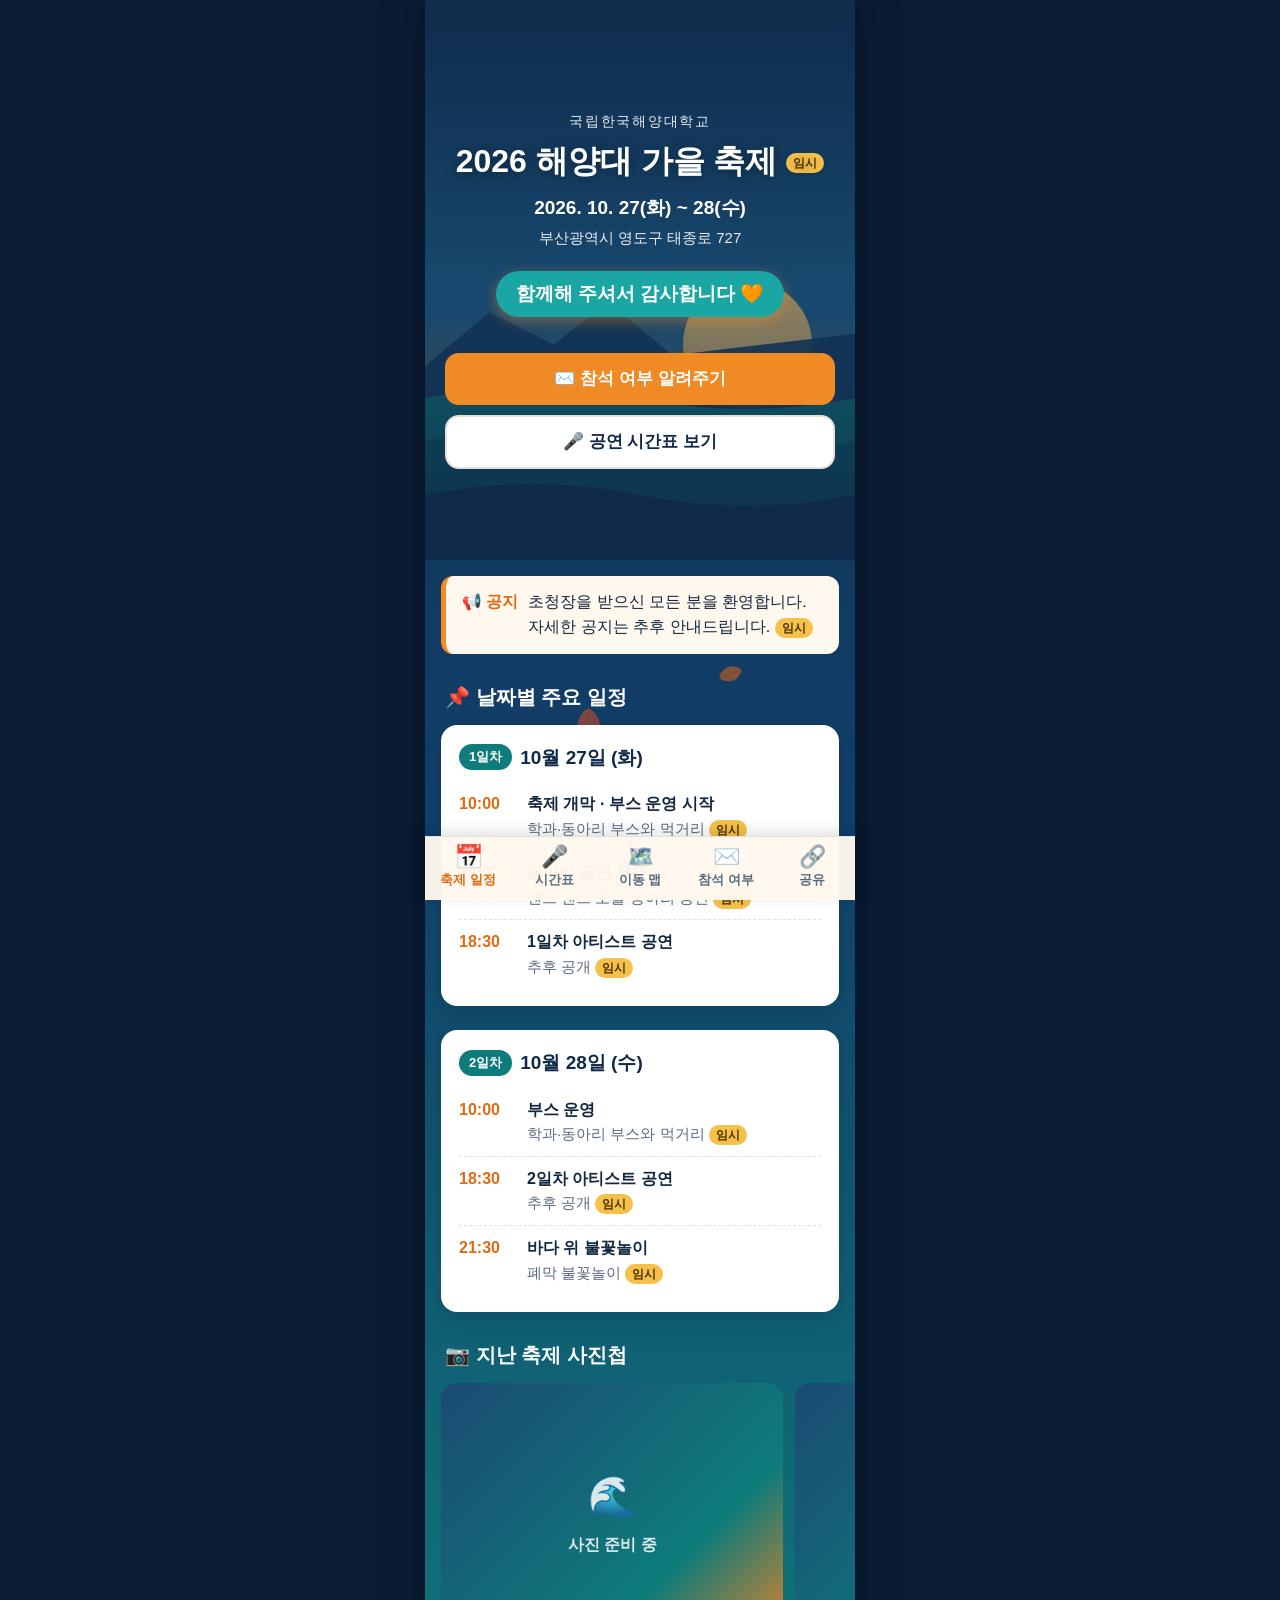
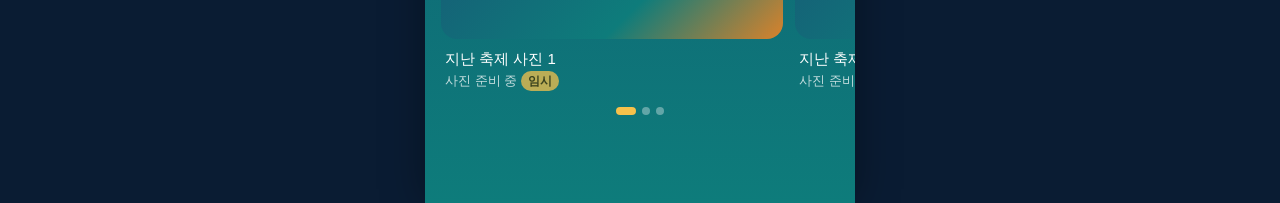
<file: index.html>
<!DOCTYPE html>
<html lang="ko">
<head>
  <meta charset="UTF-8">
  <meta name="viewport" content="width=device-width, initial-scale=1, viewport-fit=cover">
  <meta name="theme-color" content="#0f2a4a">
  <meta name="format-detection" content="telephone=no">
  <title>2026 해양대 가을 축제 초청장</title>
  <meta name="description" content="2026년 10월 27일(화) ~ 28일(수), 국립한국해양대학교 가을 축제에 초대합니다.">

  <!-- 카카오톡·문자 미리보기 (카톡은 이 부분만 읽어요. 축제 이름이 바뀌면 여기도 바꿔야 해요) -->
  <meta property="og:type" content="website">
  <meta property="og:site_name" content="국립한국해양대학교">
  <meta property="og:title" content="2026 해양대 가을 축제 초청장">
  <meta property="og:description" content="10월 27일(화) ~ 28일(수) · 부산 영도 국립한국해양대학교">
  <meta property="og:image" content="https://park03059-netizen.github.io/festival-invitation/images/og-image.png">
  <meta property="og:image:width" content="1200">
  <meta property="og:image:height" content="630">
  <meta property="og:url" content="https://park03059-netizen.github.io/festival-invitation/">

  <link rel="icon" href="data:image/svg+xml,<svg xmlns='http://www.w3.org/2000/svg' viewBox='0 0 100 100'><text y='.9em' font-size='90'>🍁</text></svg>">
  <link rel="preconnect" href="https://fonts.googleapis.com">
  <link rel="preconnect" href="https://fonts.gstatic.com" crossorigin>
  <link rel="stylesheet" href="https://fonts.googleapis.com/css2?family=Black+Han+Sans&display=swap" media="print" onload="this.media='all'"><!-- 포스터용 굵은 글꼴 (첫 화면 속도를 늦추지 않게 나중에 불러옴) -->
  <link rel="stylesheet" href="css/style.css">
</head>
<body>
  <div class="app" id="app">
    <canvas id="leaves" class="leaves" aria-hidden="true"></canvas>

    <main id="main">
      <!-- ① 축제 일정 -->
      <section class="page" id="page-schedule" aria-label="축제 일정"></section>
      <!-- ② 아티스트 시간표 -->
      <section class="page" id="page-artists" aria-label="아티스트 시간표" hidden></section>
      <!-- ③ 이동 맵 -->
      <section class="page" id="page-map" aria-label="이동 맵" hidden></section>
      <!-- ④ 참석 여부 -->
      <section class="page" id="page-rsvp" aria-label="참석 여부" hidden></section>
      <!-- ⑤ 초청장 공유 -->
      <section class="page" id="page-share" aria-label="초청장 공유" hidden></section>
    </main>

    <nav class="tabbar" aria-label="메뉴">
      <a href="#schedule" data-tab="schedule"><span class="ti" aria-hidden="true">📅</span><span>축제 일정</span></a>
      <a href="#artists" data-tab="artists"><span class="ti" aria-hidden="true">🎤</span><span>시간표</span></a>
      <a href="#map" data-tab="map"><span class="ti" aria-hidden="true">🗺️</span><span>이동 맵</span></a>
      <a href="#rsvp" data-tab="rsvp"><span class="ti" aria-hidden="true">✉️</span><span>참석 여부</span></a>
      <a href="#share" data-tab="share"><span class="ti" aria-hidden="true">🔗</span><span>공유</span></a>
    </nav>

    <div class="toast" id="toast" role="status" aria-live="polite"></div>
  </div>

  <noscript><p style="color:#fff;padding:16px">이 초청장은 자바스크립트가 켜져 있어야 보여요.</p></noscript>

  <script src="config.js"></script>
  <script src="js/app.js"></script>
  <script src="js/rockmusic.js"></script>
  <script src="js/lineup.js"></script>
  <script src="js/rsvp.js"></script>
  <script src="js/share.js"></script>
</body>
</html>
</file>
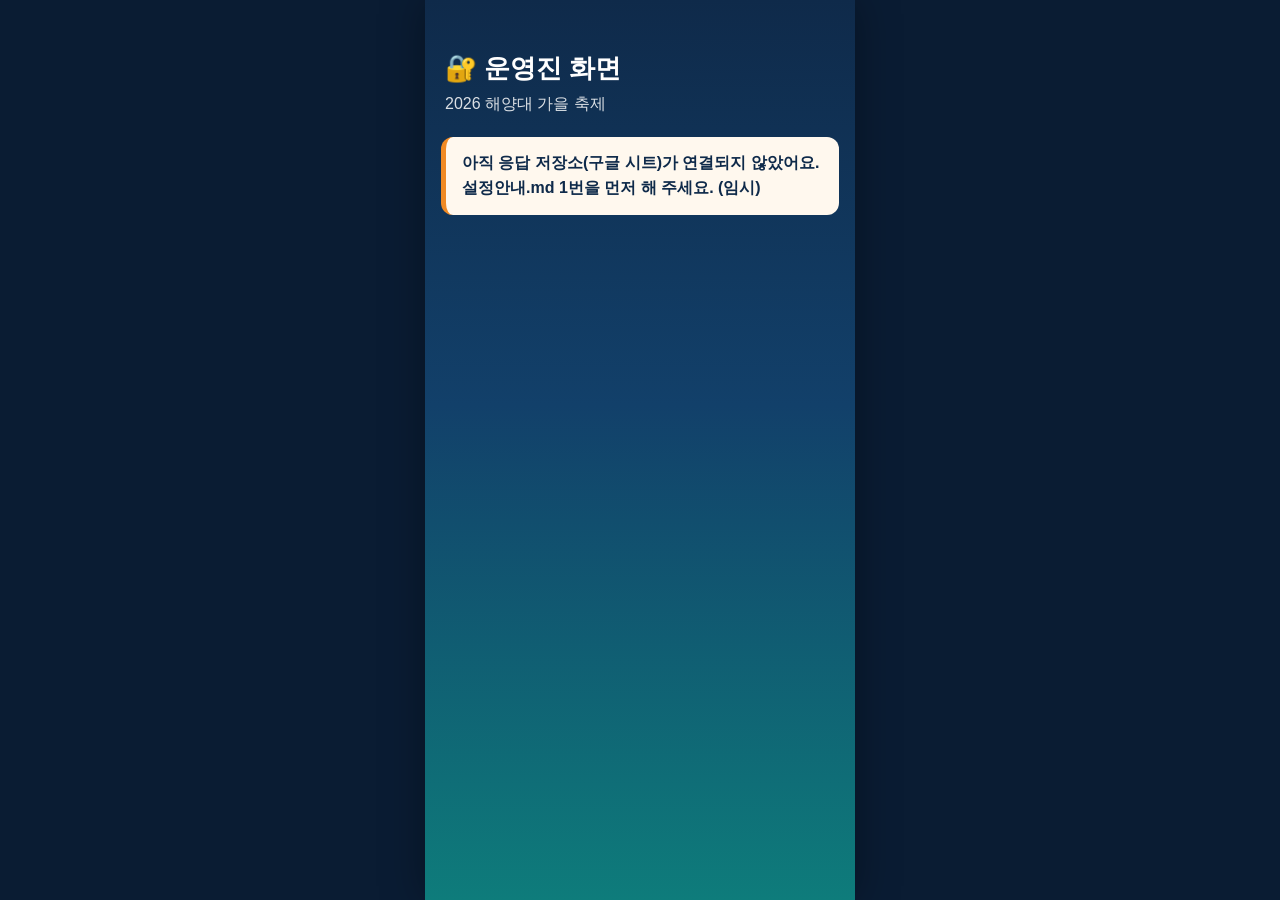
<file: admin.html>
<!DOCTYPE html>
<html lang="ko">
<head>
  <meta charset="UTF-8">
  <meta name="viewport" content="width=device-width, initial-scale=1, viewport-fit=cover">
  <meta name="robots" content="noindex, nofollow">
  <meta name="theme-color" content="#0f2a4a">
  <title>운영진 화면 · 축제 초청장</title>
  <link rel="icon" href="data:image/svg+xml,<svg xmlns='http://www.w3.org/2000/svg' viewBox='0 0 100 100'><text y='.9em' font-size='90'>🔐</text></svg>">
  <link rel="stylesheet" href="css/style.css">
</head>
<body class="admin">
  <div class="app">
    <main><section class="page" id="admin"></section></main>
    <div class="toast" id="toast" role="status" aria-live="polite"></div>
  </div>
  <script src="config.js"></script>
  <script src="js/admin.js"></script>
</body>
</html>
</file>
<file: css/style.css>
/* ===== 색상 (여기서 바꾸면 전체 색이 바뀌어요) ===== */
:root {
  --navy: #0f2a4a;
  --navy-2: #163b64;
  --teal: #0e7c7b;
  --teal-2: #1aa6a2;
  --orange: #f08a24;
  --orange-2: #e06a12;
  --yellow: #f6c14b;
  --cream: #fff8ee;
  --card: #ffffff;
  --ink: #13263f;
  --muted: #5b6b7f;
  --line: #e6e0d6;
  --radius: 16px;
  --tab-h: 64px;
  --safe-b: env(safe-area-inset-bottom, 0px);
}

* { box-sizing: border-box; }
html { -webkit-text-size-adjust: 100%; text-size-adjust: 100%; }
body {
  margin: 0;
  background: #0a1c33;
  color: var(--ink);
  font-family: -apple-system, BlinkMacSystemFont, "Apple SD Gothic Neo", "Malgun Gothic", "Noto Sans KR", sans-serif;
  font-size: 16px;
  line-height: 1.55;
  word-break: keep-all;
  overflow-wrap: anywhere;
  overflow-x: hidden;
}
img { max-width: 100%; display: block; }
button, input, select, textarea { font: inherit; color: inherit; }
button { cursor: pointer; }
a { color: inherit; }
[hidden] { display: none !important; }
.sr-only { position: absolute; width: 1px; height: 1px; overflow: hidden; clip: rect(0 0 0 0); white-space: nowrap; }

/* ===== 폰 크기 틀 (PC에서는 가운데) ===== */
.app {
  position: relative;
  max-width: 430px;
  min-height: 100vh;
  margin: 0 auto;
  background: linear-gradient(180deg, var(--navy) 0%, #12406a 45%, var(--teal) 100%);
  overflow-x: hidden;
  box-shadow: 0 0 40px rgba(0,0,0,.35);
}
main { position: relative; z-index: 1; padding-bottom: calc(var(--tab-h) + var(--safe-b) + 24px); }
.page { padding: 0 16px; }
.page > h2, .sec-title {
  color: #fff; font-size: 20px; margin: 28px 4px 12px; display: flex; align-items: center; gap: 8px;
}
.page-head { padding: 28px 4px 4px; color: #fff; }
.page-head h1 { margin: 0; font-size: 26px; }
.page-head p { margin: 4px 0 0; opacity: .85; }

/* 낙엽: 글자 뒤에서 떨어지고, 눌러도 통과돼요 */
.leaves {
  position: fixed; top: 0; left: 50%; transform: translateX(-50%);
  width: 100%; max-width: 430px; height: 100vh;
  pointer-events: none; z-index: 0;
}

/* ===== 아래 탭 메뉴 ===== */
.tabbar {
  position: fixed; bottom: 0; left: 50%; transform: translateX(-50%);
  width: 100%; max-width: 430px; z-index: 20;
  display: grid; grid-template-columns: repeat(5, 1fr);
  height: calc(var(--tab-h) + var(--safe-b));
  padding-bottom: var(--safe-b);
  background: rgba(255, 248, 238, .97);
  border-top: 1px solid var(--line);
  box-shadow: 0 -4px 16px rgba(0,0,0,.12);
}
.tabbar a {
  display: flex; flex-direction: column; align-items: center; justify-content: center; gap: 2px;
  text-decoration: none; font-size: 13px; font-weight: 600; color: var(--muted);
  min-height: 48px; -webkit-tap-highlight-color: transparent;
}
.tabbar .ti { font-size: 22px; line-height: 1; filter: grayscale(.6); }
.tabbar a[aria-current="page"] { color: var(--orange-2); }
.tabbar a[aria-current="page"] .ti { filter: none; transform: scale(1.08); }

/* ===== 공통 카드·버튼 ===== */
.card {
  background: var(--card); border-radius: var(--radius); padding: 18px;
  box-shadow: 0 6px 20px rgba(5, 20, 40, .18);
}
.card + .card { margin-top: 12px; }
.btn {
  display: inline-flex; align-items: center; justify-content: center; gap: 8px;
  min-height: 52px; padding: 12px 18px; border-radius: 14px; border: 0;
  font-size: 17px; font-weight: 700; text-decoration: none; text-align: center;
  background: var(--orange); color: #fff; width: 100%;
  -webkit-tap-highlight-color: transparent; transition: transform .1s, filter .15s;
}
.btn:active { transform: scale(.98); filter: brightness(.95); }
.btn:disabled { opacity: .5; cursor: not-allowed; }
.btn.secondary { background: var(--navy-2); }
.btn.ghost { background: #fff; color: var(--navy); border: 2px solid var(--line); }
.btn.kakao { background: #fee500; color: #191600; }
.btn-row { display: grid; grid-template-columns: 1fr 1fr; gap: 10px; }
.btn-col { display: grid; gap: 10px; }
.temp {
  display: inline-block; font-size: 12px; font-weight: 700; line-height: 1;
  padding: 4px 7px; border-radius: 999px; background: var(--yellow); color: #4a3200; vertical-align: middle;
}
:focus-visible { outline: 3px solid var(--yellow); outline-offset: 2px; }

.toast {
  position: fixed; left: 50%; bottom: calc(var(--tab-h) + var(--safe-b) + 16px);
  transform: translate(-50%, 20px); opacity: 0; pointer-events: none;
  background: rgba(15, 42, 74, .95); color: #fff; padding: 12px 18px; border-radius: 12px;
  font-size: 15px; z-index: 50; max-width: calc(100% - 32px); width: max-content; text-align: center;
  transition: opacity .25s, transform .25s;
}
.toast.show { opacity: 1; transform: translate(-50%, 0); }

/* ===== ① 첫 화면 ===== */
.hero {
  position: relative; margin: 0 -16px; padding: 48px 20px 28px; color: #fff; text-align: center;
  min-height: 560px; display: flex; flex-direction: column; justify-content: center; overflow: hidden;
}
.hero-bg { position: absolute; inset: 0; z-index: -1; background-size: cover; background-position: center; }
.hero-bg::after {
  content: ""; position: absolute; inset: 0;
  background: linear-gradient(180deg, rgba(15,42,74,.55) 0%, rgba(15,42,74,.35) 50%, rgba(15,42,74,.9) 100%);
}
.hero-bg svg { position: absolute; inset: 0; width: 100%; height: 100%; }
.invitee {
  display: inline-block; margin: 0 auto 16px; padding: 8px 16px; border-radius: 999px;
  background: rgba(255,255,255,.16); border: 1px solid rgba(255,255,255,.35);
  font-size: 17px; font-weight: 700;
}
.invitee b { color: var(--yellow); }
.hero-kicker { margin: 0; letter-spacing: .12em; font-size: 14px; opacity: .9; }
.hero h1 { margin: 8px 0 12px; font-size: 32px; line-height: 1.25; text-shadow: 0 2px 12px rgba(0,0,0,.35); }
.hero-date { margin: 0; font-size: 19px; font-weight: 700; }
.hero-place { margin: 4px 0 0; font-size: 15px; opacity: .9; }
.status {
  margin: 22px auto 14px; display: inline-block; padding: 8px 20px; border-radius: 999px;
  background: var(--orange); color: #fff; font-weight: 800; font-size: 22px;
  box-shadow: 0 4px 14px rgba(240,138,36,.45);
}
.status.live { background: #e0463a; animation: pulse 1.6s ease-in-out infinite; }
.status.after { background: var(--teal-2); font-size: 19px; }
@keyframes pulse { 50% { transform: scale(1.05); } }

.countdown { display: flex; justify-content: center; gap: 8px; }
.cd-unit { display: flex; flex-direction: column; align-items: center; gap: 6px; }
.cd-digits { display: flex; gap: 3px; }
.cd-label { font-size: 13px; opacity: .9; }
.digit {
  position: relative; width: 30px; height: 46px; perspective: 300px;
  font-size: 28px; font-weight: 800; font-variant-numeric: tabular-nums;
}
.digit .d {
  position: absolute; inset: 0; display: flex; align-items: center; justify-content: center;
  background: var(--cream); color: var(--navy); border-radius: 7px;
  box-shadow: 0 3px 8px rgba(0,0,0,.25); backface-visibility: hidden;
}
.digit .d::after { /* 달력 가운데 접힘선 */
  content: ""; position: absolute; left: 0; right: 0; top: 50%; height: 1px; background: rgba(15,42,74,.18);
}
.digit .d.in { z-index: 2; transform-origin: 50% 0; animation: flipIn .5s cubic-bezier(.3,.8,.4,1); }
.digit .d.out { z-index: 1; }
@keyframes flipIn { from { transform: rotateX(95deg); filter: brightness(.7); } to { transform: rotateX(0); } }
.cd-sep { align-self: flex-start; color: #fff; font-size: 24px; font-weight: 800; line-height: 46px; opacity: .7; }
.hero-actions { margin-top: 22px; display: grid; gap: 10px; }

.notice {
  display: flex; gap: 10px; align-items: flex-start; margin-top: 16px;
  background: var(--cream); border-left: 5px solid var(--orange); border-radius: 12px; padding: 14px 16px;
}
.notice strong { color: var(--orange-2); white-space: nowrap; }

.day-cards { display: grid; gap: 12px; }
.day-card h3 { margin: 0 0 10px; font-size: 19px; color: var(--navy); display: flex; gap: 8px; align-items: center; }
.day-card h3 .day-chip { background: var(--teal); color: #fff; font-size: 13px; padding: 3px 10px; border-radius: 999px; }
.hl { display: grid; grid-template-columns: 58px 1fr; gap: 10px; padding: 10px 0; border-top: 1px dashed var(--line); }
.hl:first-of-type { border-top: 0; }
.hl-time { font-weight: 800; color: var(--orange-2); font-variant-numeric: tabular-nums; }
.hl-title { font-weight: 700; }
.hl-desc { color: var(--muted); font-size: 15px; }

.gallery {
  display: flex; gap: 12px; overflow-x: auto; scroll-snap-type: x mandatory;
  margin: 0 -16px; padding: 0 16px 6px; scrollbar-width: none; -webkit-overflow-scrolling: touch;
}
.gallery::-webkit-scrollbar { display: none; }
.slide { flex: 0 0 86%; scroll-snap-align: center; margin: 0; }
.slide .ph, .slide img {
  width: 100%; aspect-ratio: 4 / 3; object-fit: cover; border-radius: var(--radius); background: #1d4d74;
}
.slide .ph {
  display: flex; flex-direction: column; align-items: center; justify-content: center; gap: 6px;
  color: rgba(255,255,255,.85); font-weight: 700;
  background: linear-gradient(135deg, #1b4a73, var(--teal) 70%, #d9822b);
}
.slide .ph span { font-size: 40px; }
.slide figcaption { color: #fff; padding: 8px 4px 0; font-size: 15px; }
.slide figcaption small { display: block; opacity: .75; font-size: 13px; }
.dots { display: flex; justify-content: center; gap: 6px; margin-top: 10px; }
.dots i { width: 8px; height: 8px; border-radius: 50%; background: rgba(255,255,255,.35); transition: background .2s, width .2s; }
.dots i.on { background: var(--yellow); width: 20px; border-radius: 4px; }

/* ===== ② 시간표 ===== */
.seg {
  display: grid; grid-template-columns: 1fr 1fr; gap: 6px; padding: 5px;
  background: rgba(255,255,255,.14); border-radius: 14px; margin: 16px 0;
}
.seg button {
  min-height: 50px; border: 0; border-radius: 10px; background: transparent; color: #fff;
  font-weight: 700; font-size: 16px;
}
.seg button small { display: block; font-weight: 500; font-size: 13px; opacity: .85; }
.seg button[aria-selected="true"] { background: var(--cream); color: var(--navy); }
.reveal-note { color: #fff; opacity: .9; font-size: 15px; margin: 0 4px 12px; }
.slots { list-style: none; margin: 0; padding: 0; display: grid; gap: 10px; }
.slot {
  display: grid; grid-template-columns: 56px 64px 1fr; gap: 12px; align-items: center;
  background: var(--card); border-radius: var(--radius); padding: 14px; position: relative;
  box-shadow: 0 4px 14px rgba(5,20,40,.15); border: 3px solid transparent;
}
.slot-time { font-weight: 800; color: var(--navy); font-variant-numeric: tabular-nums; line-height: 1.25; }
.slot-time small { display: block; color: var(--muted); font-weight: 500; font-size: 13px; }
.slot-thumb {
  width: 64px; height: 64px; border-radius: 50%; overflow: hidden;
  display: flex; align-items: center; justify-content: center; font-size: 30px; background: #eef4f7;
}
.slot-thumb img { width: 100%; height: 100%; object-fit: cover; }
.slot-thumb.silhouette { background: linear-gradient(160deg, #2a4f78, #0f2a4a); }
.slot-thumb.silhouette svg { width: 70%; height: 70%; margin-top: 18%; }
.slot-info strong { display: block; font-size: 17px; }
.slot-info p { margin: 2px 0 0; color: var(--muted); font-size: 14px; }
.kind { display: inline-block; font-size: 12px; font-weight: 700; padding: 2px 8px; border-radius: 999px; margin-bottom: 4px; background: #eef4f7; color: var(--teal); }
.slot.type-artist .kind { background: #fff0e0; color: var(--orange-2); }
.slot.type-fireworks .kind { background: #fdeaf1; color: #c2185b; }
.slot.hidden-artist strong { color: var(--muted); }
.slot.past { opacity: .55; }
.slot.live { border-color: var(--orange); box-shadow: 0 0 0 4px rgba(240,138,36,.25), 0 8px 20px rgba(5,20,40,.25); }
.live-badge {
  position: absolute; top: -10px; right: 12px; background: #e0463a; color: #fff;
  font-size: 12px; font-weight: 800; padding: 3px 10px; border-radius: 999px;
}

/* ===== ③ 이동 맵 ===== */
.map-wrap { position: relative; margin-top: 16px; }
.map-stage {
  position: relative; overflow: hidden; border-radius: var(--radius); background: #dfeee9;
  aspect-ratio: 4 / 3.4; touch-action: none; user-select: none; -webkit-user-select: none;
  box-shadow: 0 6px 20px rgba(5,20,40,.25);
}
.map-layer { position: absolute; inset: 0; transform-origin: 0 0; will-change: transform; --inv: 1; }
.map-layer > img, .map-layer > svg { width: 100%; height: 100%; object-fit: contain; pointer-events: none; }
.marker {
  position: absolute; transform: translate(-50%, -100%) scale(var(--inv)); transform-origin: 50% 100%;
  display: flex; flex-direction: column; align-items: center; pointer-events: none;
}
.marker .pin {
  width: 38px; height: 38px; border-radius: 50% 50% 50% 0; transform: rotate(-45deg);
  background: var(--orange); display: flex; align-items: center; justify-content: center;
  box-shadow: 0 3px 8px rgba(0,0,0,.3); border: 2px solid #fff;
}
.marker .pin span { transform: rotate(45deg); font-size: 18px; }
.marker .lbl {
  order: -1; margin-bottom: 4px; background: rgba(15,42,74,.9); color: #fff;
  font-size: 12px; font-weight: 700; padding: 2px 8px; border-radius: 8px; white-space: nowrap;
}
.marker[data-type="toilet"] .pin { background: #3b82c4; }
.marker[data-type="medical"] .pin { background: #e0463a; }
.marker[data-type="parking"] .pin { background: #34495e; }
.marker[data-type="food"] .pin { background: #d9a21b; }
.marker[data-type="booth"] .pin { background: var(--teal); }
.map-ctrl { position: absolute; right: 10px; top: 10px; display: grid; gap: 6px; z-index: 2; }
.map-ctrl button {
  width: 48px; height: 48px; border-radius: 12px; border: 0; background: #fff; color: var(--navy);
  font-size: 22px; font-weight: 800; box-shadow: 0 2px 8px rgba(0,0,0,.2);
}
.map-hint { color: #fff; opacity: .85; font-size: 14px; margin: 8px 4px 0; }
.chips { display: flex; flex-wrap: wrap; gap: 8px; margin-top: 12px; }
.chip {
  min-height: 44px; padding: 8px 14px; border-radius: 999px; border: 2px solid rgba(255,255,255,.4);
  background: rgba(255,255,255,.12); color: #fff; font-weight: 700; font-size: 15px;
}
.chip[aria-pressed="false"] { opacity: .5; text-decoration: line-through; }
.addr { display: flex; align-items: center; gap: 10px; justify-content: space-between; }
.addr p { margin: 0; font-weight: 700; }
.addr small { display: block; color: var(--muted); font-weight: 500; }
.addr .btn { width: auto; min-height: 48px; padding: 8px 14px; font-size: 15px; flex-shrink: 0; }
.nav-apps { display: grid; grid-template-columns: repeat(3, 1fr); gap: 8px; margin-top: 14px; }
.nav-apps .btn { font-size: 15px; padding: 10px 6px; flex-direction: column; gap: 2px; min-height: 64px; }
.nav-apps .btn small { font-weight: 500; font-size: 12px; opacity: .85; }
.nav-apps .kakaomap { background: #fee500; color: #191600; }
.nav-apps .naver { background: #03c75a; }
.nav-apps .tmap { background: #2d3bf0; }
details.acc { background: var(--card); border-radius: 14px; margin-top: 10px; overflow: hidden; }
details.acc summary {
  list-style: none; min-height: 56px; padding: 14px 16px; font-weight: 700; font-size: 17px;
  display: flex; align-items: center; justify-content: space-between; cursor: pointer;
}
details.acc summary::-webkit-details-marker { display: none; }
details.acc summary::after { content: "＋"; color: var(--orange-2); font-size: 20px; }
details.acc[open] summary::after { content: "－"; }
details.acc ul { margin: 0; padding: 0 16px 16px 34px; color: var(--ink); }
details.acc li + li { margin-top: 4px; }

/* ===== ④ 참석 여부 ===== */
.form-card label.field { display: block; margin-top: 18px; }
.field > span { display: block; font-weight: 700; margin-bottom: 6px; }
.field > span em { font-style: normal; color: #d33; font-size: 14px; margin-left: 4px; }
.field > span small { color: var(--muted); font-weight: 500; }
.input {
  width: 100%; min-height: 52px; padding: 12px 14px; border-radius: 12px;
  border: 2px solid var(--line); background: #fff; font-size: 17px;
}
.input:focus { border-color: var(--teal-2); outline: none; }
textarea.input { min-height: 96px; resize: vertical; }
.choice3 { display: grid; gap: 8px; }
.choice3 button {
  min-height: 56px; border-radius: 14px; border: 2px solid var(--line); background: #fff;
  font-size: 17px; font-weight: 700; display: flex; align-items: center; gap: 10px; padding: 0 16px;
}
.choice3 button[aria-checked="true"] { border-color: var(--orange); background: #fff4e8; color: var(--orange-2); }
.choice3 button span { font-size: 22px; }
.stepper { display: flex; align-items: center; gap: 12px; }
.stepper button {
  width: 52px; height: 52px; border-radius: 12px; border: 2px solid var(--line); background: #fff;
  font-size: 24px; font-weight: 800; color: var(--navy);
}
.stepper output { min-width: 60px; text-align: center; font-size: 20px; font-weight: 800; }
.checks { display: grid; gap: 8px; }
.check {
  display: flex; align-items: center; gap: 12px; min-height: 52px; padding: 10px 14px;
  border: 2px solid var(--line); border-radius: 12px; background: #fff; font-weight: 600;
}
.check input { width: 24px; height: 24px; accent-color: var(--orange); flex-shrink: 0; }
.check:has(input:checked) { border-color: var(--orange); background: #fff4e8; }
.consent { margin-top: 12px; background: #f6f8fa; border-radius: 12px; padding: 12px 14px; font-size: 14px; color: var(--muted); }
.consent ul { margin: 6px 0 10px; padding-left: 18px; }
.err { color: #c62828; font-size: 14px; font-weight: 600; margin-top: 6px; }
.hp { position: absolute; left: -9999px; width: 1px; height: 1px; overflow: hidden; }
.banner {
  border-radius: 12px; padding: 14px 16px; margin-top: 16px; font-weight: 600;
  background: var(--cream); color: var(--navy); border-left: 5px solid var(--teal-2);
}
.banner.warn { border-left-color: var(--orange); }
.done { text-align: center; }
.done .big { font-size: 56px; line-height: 1; margin: 6px 0 10px; }
.done h2 { margin: 0 0 6px; color: var(--navy); }
.summary { text-align: left; background: #f6f8fa; border-radius: 12px; padding: 12px 16px; margin: 16px 0; }
.summary div { display: flex; justify-content: space-between; gap: 12px; padding: 4px 0; }
.summary dt { color: var(--muted); }
.summary dd { margin: 0; font-weight: 700; text-align: right; }

/* ===== ⑤ 공유 ===== */
.invite-card {
  position: relative; overflow: hidden; border-radius: 20px; padding: 28px 22px; color: #fff; text-align: center;
  background: linear-gradient(160deg, #0f2a4a 0%, #134a73 50%, #0e7c7b 100%);
  box-shadow: 0 10px 30px rgba(0,0,0,.3); margin-top: 16px;
}
.invite-card .ic-leaf { position: absolute; font-size: 44px; opacity: .9; }
.invite-card .ic-leaf.a { top: -6px; left: 10px; transform: rotate(-20deg); }
.invite-card .ic-leaf.b { bottom: 8px; right: 12px; transform: rotate(25deg); font-size: 36px; }
.invite-card .ic-to { font-size: 18px; font-weight: 700; margin: 10px 0 14px; min-height: 1.5em; }
.invite-card .ic-to b { color: var(--yellow); }
.invite-card .ic-school { letter-spacing: .12em; font-size: 13px; opacity: .9; margin: 0; }
.invite-card h3 { font-size: 26px; margin: 6px 0 12px; line-height: 1.3; }
.invite-card .ic-date { font-weight: 800; font-size: 18px; margin: 0; color: var(--yellow); }
.invite-card .ic-place { margin: 4px 0 0; font-size: 14px; opacity: .9; }
.invite-card .ic-wave { margin: 18px -22px -28px; height: 40px; display: block; width: calc(100% + 44px); }
.linkbox {
  display: flex; gap: 8px; align-items: center; background: #f6f8fa; border-radius: 12px; padding: 10px 12px;
  font-size: 14px; color: var(--muted); margin-top: 10px; word-break: break-all;
}
.overlay {
  position: fixed; inset: 0; z-index: 60; background: rgba(5,15,30,.85);
  display: flex; flex-direction: column; align-items: center; justify-content: center; gap: 14px; padding: 20px;
}
.overlay img { max-height: 65vh; width: auto; border-radius: 16px; }
.overlay p { color: #fff; margin: 0; text-align: center; }
.overlay .btn-col { width: 100%; max-width: 360px; }

/* ===== 운영진 화면 ===== */
.admin .page { padding-top: 20px; }
.stats { display: grid; grid-template-columns: repeat(3, 1fr); gap: 8px; }
.stat { background: var(--card); border-radius: 14px; padding: 12px 8px; text-align: center; }
.stat b { display: block; font-size: 26px; color: var(--navy); }
.stat span { font-size: 13px; color: var(--muted); }
.stat.yes b { color: var(--teal); } .stat.no b { color: #999; } .stat.maybe b { color: var(--orange-2); }
.stat.wide { grid-column: span 3; }
.rows { display: grid; gap: 8px; margin-top: 12px; }
.row { background: var(--card); border-radius: 12px; padding: 12px 14px; font-size: 15px; }
.row .top { display: flex; justify-content: space-between; gap: 8px; font-weight: 700; }
.row .meta { color: var(--muted); font-size: 14px; }
.pill { font-size: 12px; padding: 2px 8px; border-radius: 999px; font-weight: 700; }
.pill.yes { background: #e0f5f3; color: var(--teal); }
.pill.no { background: #eee; color: #666; }
.pill.maybe { background: #fff0e0; color: var(--orange-2); }

/* ===== "동작 줄이기"를 켠 사람: 움직임 끄기 ===== */
@media (prefers-reduced-motion: reduce) {
  *, *::before, *::after { animation: none !important; transition: none !important; scroll-behavior: auto !important; }
  .leaves { display: none; }
}

/* 아주 작은 폰 (가로 360px 이하) */
@media (max-width: 360px) {
  .hero h1 { font-size: 28px; }
  .digit { width: 26px; height: 42px; font-size: 24px; }
  .cd-sep { line-height: 42px; }
  .slot { grid-template-columns: 50px 54px 1fr; gap: 10px; }
  .slot-thumb { width: 54px; height: 54px; }
  .tabbar a { font-size: 12px; }
}

/* ===== ② LINE-UP 포스터 ===== */
.lineup-title { justify-content: space-between; font-family: "Black Han Sans", sans-serif; font-weight: 400; font-size: 26px; letter-spacing: .02em; }
.lineup-title small { font-family: inherit; font-size: 13px; font-weight: 600; opacity: .8; font-family: -apple-system, "Apple SD Gothic Neo", "Malgun Gothic", sans-serif; }
.lineup-track {
  display: flex; gap: 12px; overflow-x: auto; scroll-snap-type: x mandatory;
  margin: 0 -16px; padding: 4px 16px 10px; scrollbar-width: none; -webkit-overflow-scrolling: touch;
}
.lineup-track::-webkit-scrollbar { display: none; }
.poster {
  position: relative; flex: 0 0 78%; aspect-ratio: 3 / 4.2; scroll-snap-align: center;
  border-radius: 18px; overflow: hidden; background: #07121f; color: #fff; isolation: isolate;
  box-shadow: 0 12px 28px rgba(0,0,0,.4);
}
.poster.headliner { flex-basis: 86%; }
.poster-img { position: absolute; inset: 0; z-index: -1; }
.poster-img img { width: 100%; height: 100%; object-fit: cover; filter: saturate(1.25) contrast(1.1); }
.poster-sil { position: absolute; inset: 0; background: linear-gradient(180deg, #2a3140, #0b0f16); }
.poster-sil svg { width: 100%; height: 100%; }
/* 듀오톤: 흑백 사진 위에 남색(어두운 곳) + 주황(밝은 곳) */
.poster-img .tone { position: absolute; inset: 0; background: linear-gradient(160deg, #f08a24 0%, #e0463a 45%, #0e7c7b 100%); mix-blend-mode: soft-light; opacity: .75; }
.poster-img .tone::after { content: ""; position: absolute; inset: 0; background: #0f2a4a; mix-blend-mode: screen; opacity: .45; }
.poster.locked .poster-img .tone { background: linear-gradient(160deg, #8a7bff, #0e7c7b); }
.poster-img .grain {
  position: absolute; inset: 0; opacity: .22; mix-blend-mode: overlay;
  background-image: url("data:image/svg+xml,%3Csvg xmlns='http://www.w3.org/2000/svg' width='160' height='160'%3E%3Cfilter id='n'%3E%3CfeTurbulence type='fractalNoise' baseFrequency='.9' numOctaves='2' stitchTiles='stitch'/%3E%3C/filter%3E%3Crect width='100%25' height='100%25' filter='url(%23n)'/%3E%3C/svg%3E");
}
.poster::after { /* 아래쪽 글씨가 잘 보이게 어둡게 */
  content: ""; position: absolute; inset: 45% 0 0; z-index: -1;
  background: linear-gradient(180deg, rgba(7,18,31,0), rgba(7,18,31,.92));
}
.poster-top { position: absolute; top: 14px; left: 14px; right: 14px; display: flex; justify-content: space-between; align-items: center; gap: 8px; }
.ptag { font-family: "Black Han Sans", sans-serif; font-size: 13px; letter-spacing: .08em; background: #f6c14b; color: #1b1300; padding: 4px 9px; border-radius: 4px; }
.poster:not(.headliner) .ptag { background: #fff; color: var(--navy); }
.pday { font-size: 13px; font-weight: 800; letter-spacing: .04em; text-shadow: 0 1px 6px rgba(0,0,0,.5); }
.poster-bottom { position: absolute; left: 16px; right: 16px; bottom: 70px; }
.ptime { margin: 0; font-size: 12px; font-weight: 800; letter-spacing: .12em; color: #f6c14b; }
.pname {
  margin: 2px 0 0; font-family: "Black Han Sans", "Apple SD Gothic Neo", sans-serif; font-weight: 400;
  font-size: 46px; line-height: 1; letter-spacing: -.01em; text-transform: uppercase; word-break: keep-all;
  text-shadow: 0 4px 18px rgba(0,0,0,.45);
}
.pname.long { font-size: 34px; }
.poster.locked .pname { font-size: 34px; color: rgba(255,255,255,.92); }
.psub { margin: 6px 0 0; font-size: 15px; font-weight: 700; }
.pfest { margin: 8px 0 0; font-size: 10px; font-weight: 800; letter-spacing: .18em; opacity: .7; }
.pplay {
  position: absolute; left: 14px; right: 14px; bottom: 14px; min-height: 48px; border: 0; border-radius: 999px;
  background: rgba(255,255,255,.95); color: var(--navy); font-weight: 800; font-size: 16px;
  display: flex; align-items: center; justify-content: center; gap: 10px;
}
.pplay-ic { width: 26px; height: 26px; border-radius: 50%; background: var(--orange); position: relative; }
.pplay-ic::after { content: ""; position: absolute; left: 10px; top: 7px; border-left: 10px solid #fff; border-top: 6px solid transparent; border-bottom: 6px solid transparent; }
.pplay:active { transform: scale(.98); }

/* 소개 영상 창 */
.reel-ov {
  position: fixed; inset: 0; z-index: 70; background: rgba(0,0,0,.92);
  display: flex; flex-direction: column; align-items: center; justify-content: center; gap: 10px; padding: 12px;
}
.reel-frame {
  position: relative; height: min(88vh, calc((100vw - 24px) * 16 / 9)); aspect-ratio: 9 / 16;
  border-radius: 16px; overflow: hidden; background: #000;
}
@supports (height: 1dvh) { .reel-frame { height: min(88dvh, calc((100vw - 24px) * 16 / 9)); } }
.reel-media { position: absolute; inset: 0; width: 100%; height: 100%; object-fit: cover; }
video.reel-media { object-fit: contain; }
.reel-progress { position: absolute; top: 10px; left: 12px; right: 56px; height: 3px; background: rgba(255,255,255,.3); border-radius: 2px; overflow: hidden; z-index: 2; pointer-events: none; }
.reel-bar { display: block; height: 100%; width: 0; background: #fff; }
.reel-close { position: absolute; top: 2px; right: 4px; z-index: 3; width: 48px; height: 48px; border: 0; background: transparent; color: #fff; font-size: 22px; text-shadow: 0 1px 4px #000; }
.reel-end { position: absolute; left: 16px; right: 16px; bottom: 110px; z-index: 3; display: grid; gap: 10px; }
.reel-hint { color: rgba(255,255,255,.7); font-size: 13px; margin: 0; min-height: 1em; }

/* 소리 버튼 */
.reel-mute { position: absolute; top: 2px; right: 50px; z-index: 3; width: 48px; height: 48px; border: 0; background: transparent; font-size: 20px; }

/* 포스터: 천천히 다가오는 사진 + 지나가는 조명 */
.poster-img img { animation: posterZoom 14s ease-in-out infinite alternate; transform-origin: 50% 40%; }
@keyframes posterZoom { from { transform: scale(1.02); } to { transform: scale(1.12); } }
.poster-img::after {
  content: ""; position: absolute; inset: -20% -60%;
  background: linear-gradient(105deg, transparent 40%, rgba(255,236,200,.28) 50%, transparent 60%);
  mix-blend-mode: screen; animation: sweep 5.5s ease-in-out infinite; pointer-events: none;
}
@keyframes sweep { 0%, 55% { transform: translateX(-60%); } 100% { transform: translateX(60%); } }
.poster.headliner { box-shadow: 0 0 0 2px rgba(246,193,75,.8), 0 14px 36px rgba(240,138,36,.35); }

/* 유튜브 영상: 위쪽 닫기 버튼과 겹치지 않게 */
.reel-yt { top: 48px; height: calc(100% - 48px); border: 0; background: #000; }
</file>
